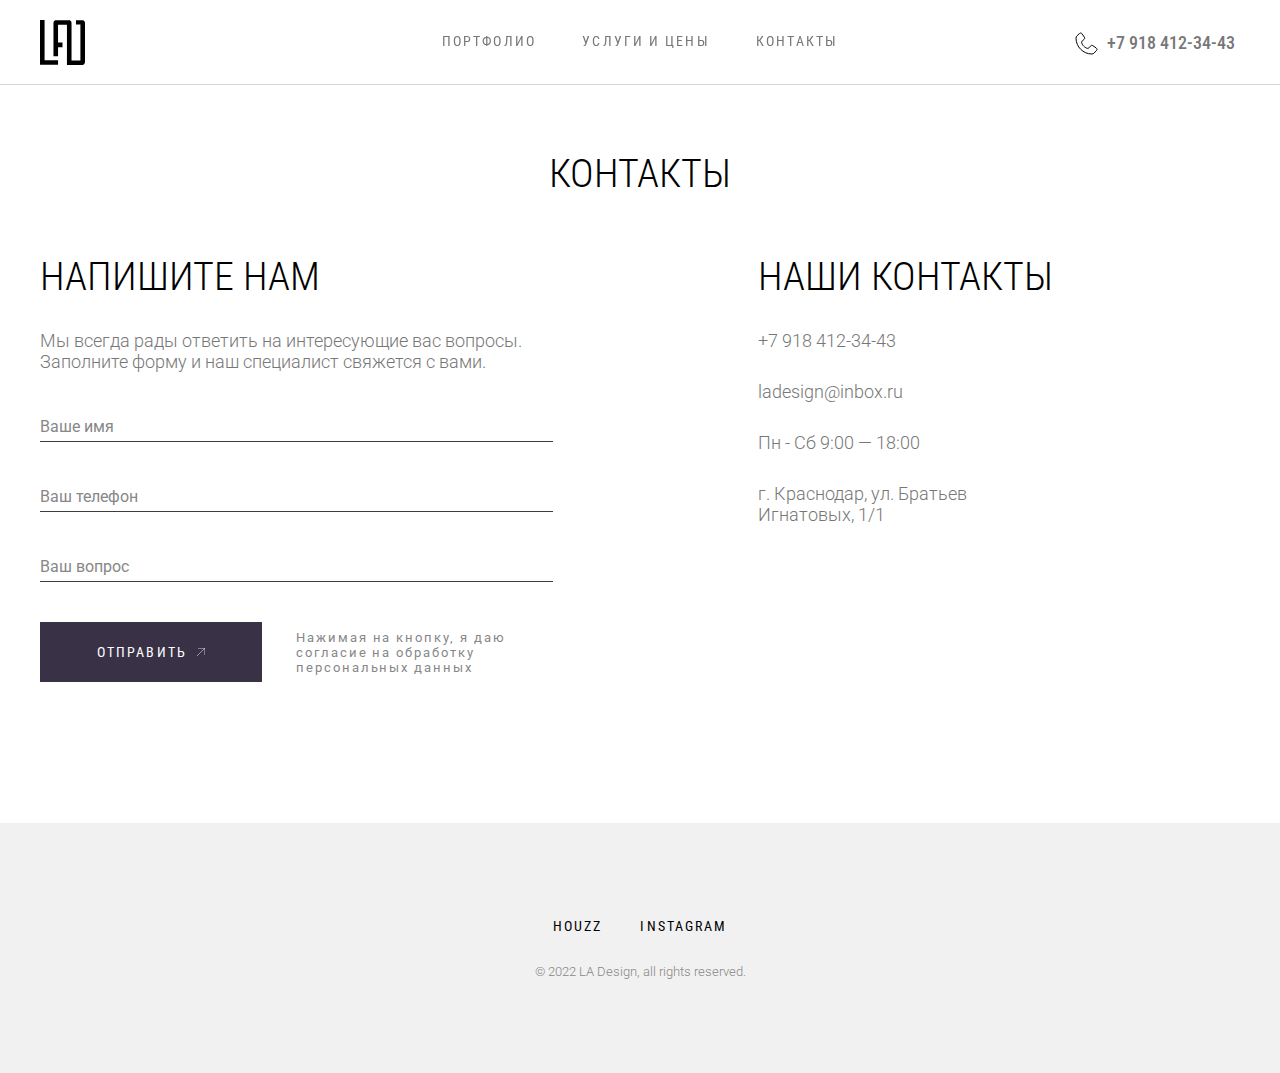
<file: contacts.html>
<!DOCTYPE html>
<html lang="ru">
    <head>
        <meta charset="UTF-8"> 
        <meta name="viewport" content="width=device-width, initial-scale=1.0">
        <link rel="stylesheet" href="css/style.css">
        <!-- <link rel="stylesheet"href="https://unpkg.com/swiper@7/swiper-bundle.min.css"/> -->
        <title>LADESIGN</title>
        <!-- <link rel="stylesheet" href="assets/fonts/stylesheet.css"> -->
         <link rel="preconnect" href="https://fonts.googleapis.com">
        <link rel="preconnect" href="https://fonts.gstatic.com" crossorigin>
        <link href="https://fonts.googleapis.com/css2?family=Roboto+Condensed:wght@300;400;700&amp;family=Roboto:wght@100;300;400;500;700&amp;display=swap" rel="stylesheet">
        <link
        rel="stylesheet"
        href="https://cdnjs.cloudflare.com/ajax/libs/animate.css/4.1.1/animate.min.css"
      />
      <link rel="icon" type="image/svg" href="images/logo.svg"/>
      <style>
        .request :nth-child(2){
          display: none !important;
        }

        .inputs input{
          outline: none;
          width: 51.3rem;
          height: 3rem;
          border:none;
          border-bottom: 1px solid #3D3D3D;
          font-family: 'Roboto';
          font-weight: 400;
          font-size: 1.6rem;
          margin-top: 4rem;
        }

        .inputs input::placeholder{
          font-family: 'Roboto';
          font-weight: 400;
          font-size: 1.6rem;
          margin-bottom: auto;
          color: #878787;
        }

        @media screen and (max-width:767px) and (min-width:320px){
          .inputs input{
            width: 29rem;
          }

          .accept{
            display: block;
          }

          .accept a{
            margin-left: 0;
          }

          .accept button{
            margin-bottom: 2rem;
          }
        }

      
      </style>
    </head>
    <body>
        <header class="scroll-header scroll" style="top:0 ;">
            <div class="container">
                <div class="logo">
                    <img src="images/logo.svg">
                </div>                
                <div class="menu condensed-regular condensed none" >
                    <a href="Portfolio.html">Портфолио</a>
                    <a href="price.html">услуги и цены</a>
                    <a href="contacts.html">контакты</a>
                </div>
                <div class="phone">
                    <div class="phone-ico">
                        <img src="images/icon_phon.svg">
                    </div>
                    <p class="condensed-light condensed">+7 918 412-34-43</p>
                </div>
                <div class="burger">
                    <img src="images/menu_burger.svg" style="display: block;">
                    <img src="images/closeIco.svg" style="display: none;">
                </div>
            </div>
        </header>
        <div class="container">
            <div class="portfolio">
                <p class="condensed">контакты</p>
              <div class="form">
                <div class="left">
                  <p class="condensed">Напишите нам</p>
                  <p class="description">Мы всегда рады ответить на интересующие  вас вопросы. Заполните форму и наш специалист свяжется с вами.</p>
                  <div class="inputs">
                    <input type="text" placeholder="Ваше имя">
                    <input type="text" placeholder="Ваш телефон">
                    <input type="text" placeholder="Ваш вопрос">
                </div>
                <div class="accept" style="margin-left: 0;">
                  <button>отправить <div class="arrow"><img src="images/reqestArrow.svg"></div></button>
                  <a href="#" style="height: auto;">Нажимая на кнопку, я даю согласие на обработку персональных данных</a>
              </div>
                </div>
                <div class="right">
                  <p class="condensed">Наши контакты</p>
                  <p class="description">+7 918 412-34-43</p>
                  <p class="description">ladesign@inbox.ru</p>
                  <p class="description">Пн - Сб 9:00 — 18:00</p>
                  <p class="description">г. Краснодар, ул. Братьев Игнатовых, 1/1</p>
                </div>
              </div>
              
                
            </div>
            <div class="request">
                <a class="condensed request__acivate" style="display: none;"> <p>оставить заявку на проект</p>  <div class="arrow"><img src="images/reqestArrow.svg"> <img src="images/requestHoverArrow.svg" class="bold"></div></a>
                <div class="request__menu" style="display: none;">
                    <div class="close__button">
                        <img src="images/icon_close.svg" >
                    </div>
                    <div class="send__request">
                    <p class="condensed no-tablet">оставЬТЕ СВОИ КОНТАКТЫ. мЫ СВЯЖЕМСЯ С ВАМИ И ОБСУДИМ ВАШ ПРОЕКТ</p>
                    <p class="condensed tablet">оставЬТЕ СВОИ КОНТАКТЫ. <br> мЫ СВЯЖЕМСЯ С ВАМИ <br>  И ОБСУДИМ ВАШ ПРОЕКТ</p>

                    <div class="inputs">
                        <input type="text" placeholder="Ваше имя">
                        <input type="text" placeholder="Ваш телефон">
                    </div>
                    <div class="accept">
                        <button>отправить <div class="arrow"><img src="images/reqestArrow.svg"></div></button>
                        <a href="#">Нажимая на кнопку, я даю согласие на обработку персональных данных</a>
                    </div>
                </div>
                </div>
                <div class="request__menu" style="display: none;">
                    <div class="close__button__accepted">
                        <img src="images/icon_close.svg" >
                    </div>
                    <div class="accept__request" style="display:inline-block !important;">
                        <div class="accept__ico"><img src="images/acceptIco.svg"></div>
                        <p class="condensed accept__header" style="display:block !important;">Ваша Заявка успешно отправлена</p>
                        <p class="accept__description">Спасибо, что обратились в нашу студию. Наш дизайнер с вами свяжется</p>
                        <div class="feedback">
                            <a href="#" class="condensed">houzz</a>
                            <a href="#" class="condensed" style="display: flex !important;">facebook</a>
                            <a href="#" class="condensed">vkontakte</a>
                            <a href="#" class="condensed">instagram</a>
                        </div>
                    </div>
                </div>
                
            </div>
        </div>
        <div class="footer">
            <div class="contacts">
                <div style="display:flex; justify-content: space-around;">
                    <a href="#" class="condensed">houzz</a>
                    <a href="#" class="condensed">instagram</a>
                </div>
                <p>© 2022 LA Design, all rights reserved.</p>
            </div>
        </div>
        <script src="js/script.js"></script>
        <script>
            
        </script>
    </body>
</html>
</file>
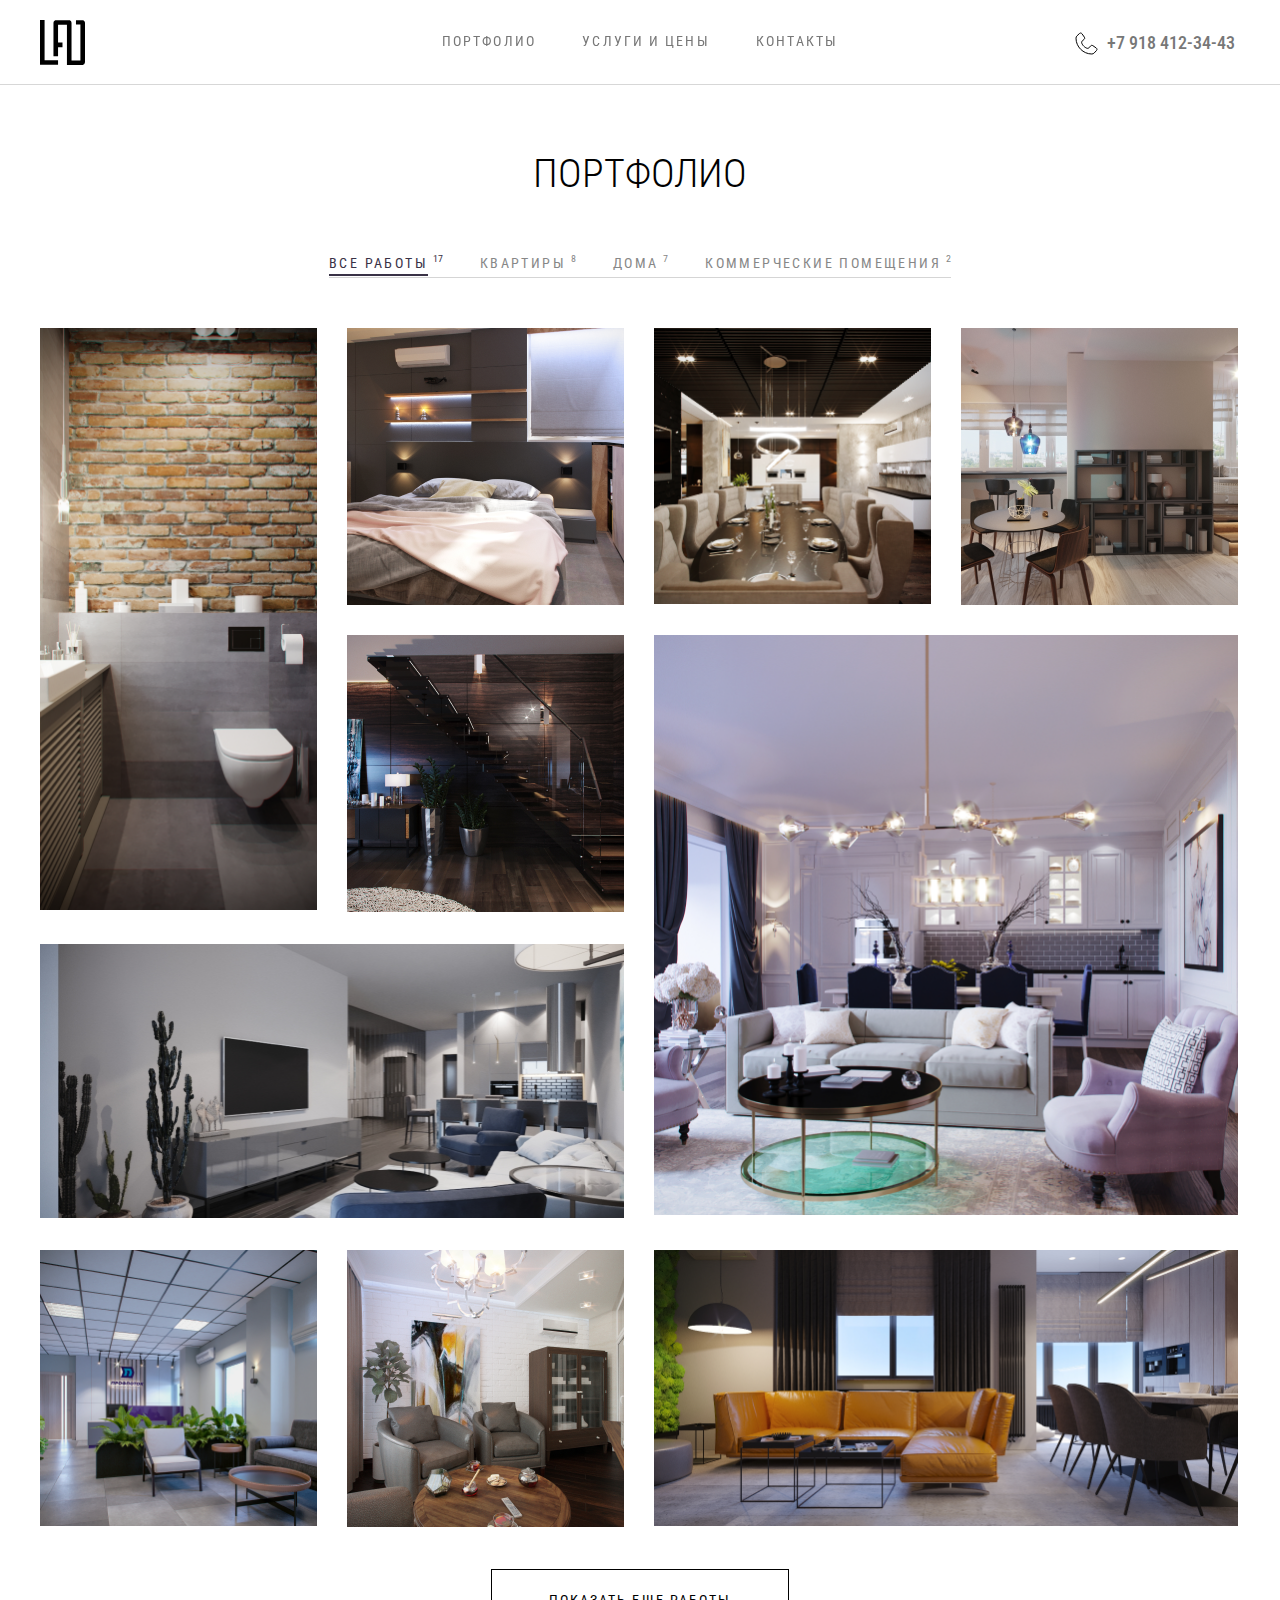
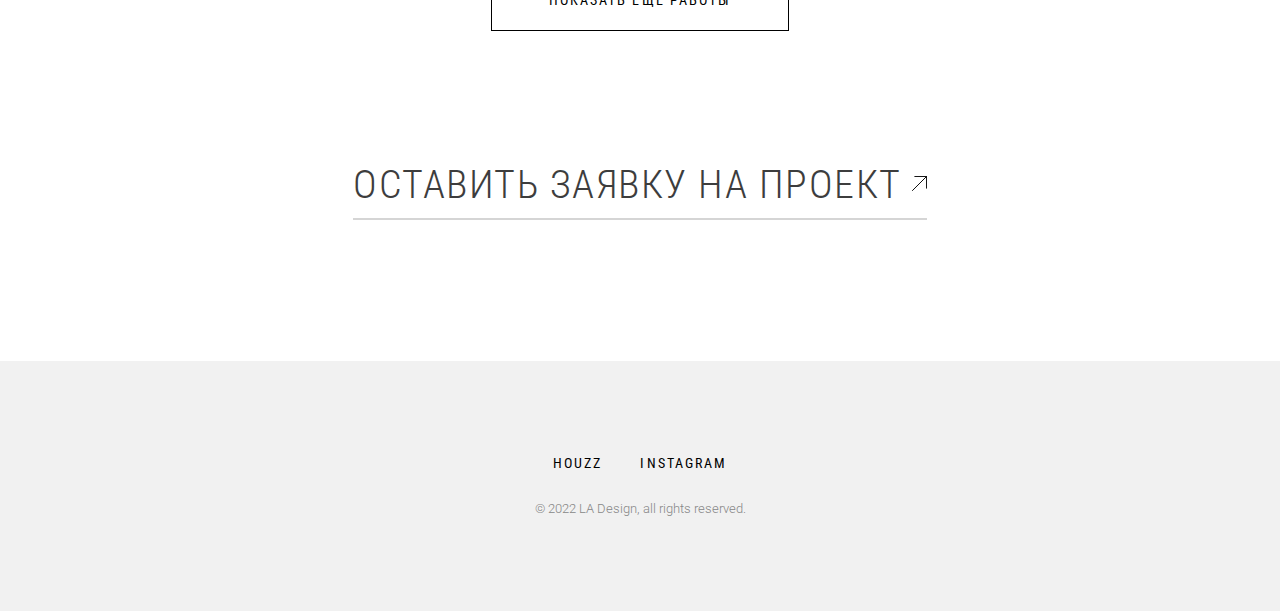
<file: Portfolio.html>
<!DOCTYPE html>
<html lang="ru">
    <head>
        <meta charset="UTF-8"> 
        <meta name="viewport" content="width=device-width, initial-scale=1.0">
        <link rel="stylesheet" href="css/style.css">
        <!-- <link rel="stylesheet"href="https://unpkg.com/swiper@7/swiper-bundle.min.css"/> -->
        <title>LADESIGN</title>
        <!-- <link rel="stylesheet" href="assets/fonts/stylesheet.css"> -->
         <link rel="preconnect" href="https://fonts.googleapis.com">
        <link rel="preconnect" href="https://fonts.gstatic.com" crossorigin>
        <link href="https://fonts.googleapis.com/css2?family=Roboto+Condensed:wght@300;400;700&amp;family=Roboto:wght@100;300;400;500;700&amp;display=swap" rel="stylesheet">
        <link
        rel="stylesheet"
        href="https://cdnjs.cloudflare.com/ajax/libs/animate.css/4.1.1/animate.min.css"
      />
      <link rel="icon" type="image/svg" href="images/logo.svg"/>

    </head>
    <body>
        <header class="scroll-header scroll" style="top:0 ;">
            <div class="container">
                <div class="logo">
                    <img src="images/logo.svg">
                </div>                
                <div class="menu condensed-regular condensed none" >
                    <a href="Portfolio.html">Портфолио</a>
                    <a href="price.html">услуги и цены</a>
                    <a href="contacts.html">контакты</a>
                </div>
                <div class="phone">
                    <div class="phone-ico">
                        <img src="images/icon_phon.svg">
                    </div>
                    <p class="condensed-light condensed">+7 918 412-34-43</p>
                </div>
                <div class="burger">
                    <img src="images/menu_burger.svg" style="display: block;">
                    <img src="images/closeIco.svg" style="display: none;">
                </div>
            </div>
        </header>
        <div class="container">
            <div class="portfolio">
                <p class="condensed">Портфолио</p>
                <div class="portfolio__menu">
                    <a class="portfolio__chose active"> <span>все работы</span><sup>17</sup></a>
                    <a class="portfolio__chose"><span>квартиры</span><sup>8</sup></a>
                    <a class="portfolio__chose"><span>дома</span><sup>7</sup></a>
                    <a class="portfolio__chose"><span>коммерческие помещения</span><sup>2</sup></a>
                </div>
                <div class="grid">
                    <div class="grid__item g1 kv"><div class="hover__block"><p class="condensed">loft кв <br>Unique collection</p></div><img src="images/Portfolio/1.png"></div>
                    <div class="grid__item g2 kv"><div class="hover__block"><p class="condensed">loft кв <br>Unique collection</p></div><img src="images/Portfolio/2.png"></div>
                    <div class="grid__item g3 kv"><div class="hover__block"><p class="condensed">loft кв<br>Unique collection</p></div><img src="images/Portfolio/3.png"></div>
                    <div class="grid__item g4 home"><div class="hover__block"><p class="condensed">loft дом<br>Unique collection</p></div><img src="images/Portfolio/4.png"></div>
                    <div class="grid__item g5 home"><div class="hover__block"><p class="condensed">loft дом<br>Unique collection</p></div><img src="images/Portfolio/5.png"></div>
                    <div class="grid__item g6 home"><div class="hover__block"><p class="condensed">loft дом<br>Unique collection</p></div><img src="images/Portfolio/6.png"></div>
                    <div class="grid__item g7 kv"><div class="hover__block"><p class="condensed">loft кв <br>Unique collection</p></div><img src="images/Portfolio/7.png"></div>
                    <div class="grid__item g8 com"><div class="hover__block"><p class="condensed">loft комер. <br>Unique collection</p></div><img src="images/Portfolio/8.png"></div>
                    <div class="grid__item g9 home"><div class="hover__block"><p class="condensed">loft дом<br>Unique collection</p></div><img src="images/Portfolio/9.png"></div>
                    <div class="grid__item g10 com"><div class="hover__block"><p class="condensed">loft комер <br>Unique collection</p></div><img src="images/Portfolio/10.png"></div>
                    <div class="grid__item g11 kv" style="display:none ;"><div class="hover__block"><p class="condensed">loft кв<br>Unique collection</p></div><img src="images/Portfolio/1.png"></div>
                    <div class="grid__item g12 kv" style="display:none ;"><div class="hover__block"><p class="condensed">loft кв<br>Unique collection</p></div><img src="images/Portfolio/2.png"></div>
                    <div class="grid__item g16 home" style="display:none ;"><div class="hover__block"><p class="condensed">loft дом<br>Unique collection</p></div><img src="images/Portfolio/6.png"></div>

                    <div class="grid__item g13 kv" style="display:none ;"><div class="hover__block"><p class="condensed">loft кв<br>Unique collection</p></div><img src="images/Portfolio/3.png"></div>
                    <div class="grid__item g14 home" style="display:none ;"><div class="hover__block"><p class="condensed">loft дом<br>Unique collection</p></div><img src="images/Portfolio/4.png"></div>
                    <div class="grid__item g15 home" style="display:none ;"><div class="hover__block"><p class="condensed">loft дом<br>Unique collection</p></div><img src="images/Portfolio/5.png"></div>
                    <div class="grid__item g17 kv" style="display:none ;"><div class="hover__block"><p class="condensed">loft кв<br>Unique collection</p></div><img src="images/Portfolio/7.png"></div>
                </div>
                <div class="more" style="display:block;">
                    <button class="condensed">
                    показать еще работы
                    </button>
                </div>
                
            </div>
            <div class="request">
                <a class="condensed request__acivate"> <p>оставить заявку на проект</p>  <div class="arrow"><img src="images/reqestArrow.svg"> <img src="images/requestHoverArrow.svg" class="bold"></div></a>
                <div class="request__menu" style="display: none;">
                    <div class="close__button">
                        <img src="images/icon_close.svg" >
                    </div>
                    <div class="send__request">
                    <p class="condensed no-tablet">оставЬТЕ СВОИ КОНТАКТЫ. мЫ СВЯЖЕМСЯ С ВАМИ И ОБСУДИМ ВАШ ПРОЕКТ</p>
                    <p class="condensed tablet">оставЬТЕ СВОИ КОНТАКТЫ. <br> мЫ СВЯЖЕМСЯ С ВАМИ <br>  И ОБСУДИМ ВАШ ПРОЕКТ</p>

                    <div class="inputs">
                        <input type="text" placeholder="Ваше имя">
                        <input type="text" placeholder="Ваш телефон">
                    </div>
                    <div class="accept">
                        <button>отправить <div class="arrow"><img src="images/reqestArrow.svg"></div></button>
                        <a href="#">Нажимая на кнопку, я даю согласие на обработку персональных данных</a>
                    </div>
                </div>
                </div>
                <div class="request__menu" style="display: none;">
                    <div class="close__button__accepted">
                        <img src="images/icon_close.svg" >
                    </div>
                    <div class="accept__request">
                        <div class="accept__ico"><img src="images/acceptIco.svg"></div>
                        <p class="condensed accept__header">Ваша Заявка успешно отправлена</p>
                        <p class="accept__description">Спасибо, что обратились в нашу студию. Наш дизайнер с вами свяжется</p>
                        <div class="feedback">
                            <a href="#" class="condensed">houzz</a>
                            <a href="#" class="condensed">facebook</a>
                            <a href="#" class="condensed">vkontakte</a>
                            <a href="#" class="condensed">instagram</a>
                        </div>
                    </div>
                </div>
                
            </div>
        </div>
        <div class="footer">
            <div class="contacts">
                <div style="display:flex; justify-content: space-around;">
                    <a href="#" class="condensed">houzz</a>
                    <a href="#" class="condensed">instagram</a>
                </div>
                <p>© 2022 LA Design, all rights reserved.</p>
            </div>
        </div>
        <script src="js/script.js"></script>
        <script>
          function toggleEl(el) {
            if (el.style.display !== 'none') {
              el.style.display = 'none';
          }
          else {
              el.style.display = 'block';
          }
        }

            for (let i = 0;i<4;i++){
  let buttonList = document.querySelectorAll('.portfolio__chose');
  buttonList[i].addEventListener('click',function(){
    for (let j = 0;j<4;j++){
      buttonList[j].classList.remove('active');
    }
    buttonList[i].classList.add('active');
  });
}

let more = document.querySelectorAll('.more')[0]
more.addEventListener('click',function(){
  for (let i = 10;i<17;i++){
    toggleEl(document.querySelectorAll('.grid__item')[i]);
    document.querySelectorAll('.grid__item')[i].classList.add('animate__animated');
    document.querySelectorAll('.grid__item')[i].classList.add('animate__fadeInUp');
  }
  more.style.display = 'none'
})

for(let i = 0;i<4;i++){
  document.querySelectorAll('.portfolio__chose')[i].addEventListener('click',function(){
    for(let j =  0;j<17;j++){
      document.querySelectorAll('.grid__item')[j].style.display = 'none';
    } 
    document.querySelectorAll('.more')[0].style.display = 'none';

    if (i === 0){
      for(let j =  0;j<17;j++){
          document.querySelectorAll('.grid__item')[j].style.display = 'block';
          console.log(i)

      }
        }else if(i===1){
      for(let j = 0;j<8;j++){
        document.querySelectorAll('.kv')[j].style.display = 'block'
        console.log(i)
      }
    }else if(i===2){
      console.log(i)

      for(let j = 0;j<7;j++) {
        document.querySelectorAll('.home')[j].style.display = 'block'
      }
    }else if(i===3){
      console.log(i)

      for(let j = 0;j<2;j++) {
        document.querySelectorAll('.com')[j].style.display = 'block'
        console.log(i);
      }
    }
  })
}
        </script>
    </body>
</html>
</file>
<file: css/style.css>
*, *::after, *::before {
  -webkit-box-sizing: border-box;
          box-sizing: border-box;
  margin: 0;
  padding: 0;
  font-size: 10px;
}

body {
  overflow-x: hidden;
}

img {
  width: 100%;
  height: 100%;
  -o-object-fit: contain;
     object-fit: contain;
}

a, a:active, a:focus {
  color: inherit;
  letter-spacing: 0.15em;
}

.roboto {
  font-family: "Roboto", sans-serif;
}

.condensed {
  font-family: "Roboto Condensed";
}

.main {
  color: #777777;
}

.bg {
  -webkit-filter: brightness(0.4);
          filter: brightness(0.4);
}

.text-input {
  color: #c1c1c1;
}

.light-bg {
  background-color: #d5d5d5;
}

.footer-color {
  background-color: #f7f7f7;
}

.botton {
  background-color: #393246;
}

header {
  -webkit-transition: background-color 0.4s;
  transition: background-color 0.4s;
  width: 100vw;
  height: 10.5rem;
  border-bottom: #d7d7d7 0.5px solid;
  position: absolute;
  z-index: 3;
}
header .container {
  display: -webkit-box;
  display: -ms-flexbox;
  display: flex;
  vertical-align: middle;
  height: inherit;
}
header .logo {
  width: 45px;
  display: inline-block;
  cursor: pointer;
}
header .menu {
  position: absolute;
  color: inherit;
  display: -webkit-box;
  display: -ms-flexbox;
  display: flex;
  height: -webkit-fit-content;
  height: -moz-fit-content;
  height: fit-content;
  margin: auto 0;
  width: 396px;
  -webkit-box-pack: justify;
      -ms-flex-pack: justify;
          justify-content: space-between;
  top: 50%;
  left: 50%;
  -webkit-transform: translate3d(-50%, -50%, 0px);
          transform: translate3d(-50%, -50%, 0px);
}
header .menu a {
  font-size: 1.4rem;
  text-decoration: none;
  text-transform: uppercase;
  font-weight: 400;
  -webkit-transition: 0.2s;
  transition: 0.2s;
  border-bottom: rgba(255, 255, 255, 0) 1px solid;
  padding-bottom: 1px;
}
header .menu a:hover {
  border-bottom: rgb(255, 255, 255) 1px solid;
}
header .phone {
  display: -webkit-box;
  display: -ms-flexbox;
  display: flex;
  height: -webkit-fit-content;
  height: -moz-fit-content;
  height: fit-content;
  margin: auto 0 auto auto;
}
header .phone .phone-ico {
  width: 30px;
  height: 30px;
}
header .phone p {
  color: inherit;
  margin: auto 0.5rem;
  font-size: 1.8rem;
  font-weight: 500;
}
header .burger {
  display: none;
  width: 4rem;
  height: 2rem;
}

.scroll-header {
  color: #fff;
}

.scroll {
  background-color: #fff;
  position: fixed !important;
  color: #777 !important;
  height: 8.5rem;
}
.scroll img {
  -webkit-filter: invert(1);
          filter: invert(1);
}
.scroll a:hover {
  border-bottom: #393246 1px solid !important;
}

.header__menu {
  height: 41.6666666667vw;
  display: inline-block;
  width: 100%;
}
.header__menu .header__menu-backgroung {
  width: 100%;
  position: absolute;
  z-index: 1;
}
.header__menu .header__name {
  position: relative;
  z-index: 2;
  color: #fff;
  text-transform: uppercase;
  width: -webkit-fit-content;
  width: -moz-fit-content;
  width: fit-content;
  height: -webkit-fit-content;
  height: -moz-fit-content;
  height: fit-content;
  top: 50%;
  margin: 0 auto;
  -webkit-transform: translateY(-50%);
          transform: translateY(-50%);
}
.header__menu .header__name .name {
  font-size: 14rem;
  height: -webkit-fit-content;
  height: -moz-fit-content;
  height: fit-content;
  width: -webkit-fit-content;
  width: -moz-fit-content;
  width: fit-content;
  margin: auto;
  line-height: 164px;
  letter-spacing: 0.08em;
  font-weight: 300;
}
.header__menu .header__name .description {
  font-size: 2rem;
  width: 63.2rem;
  text-align: center;
  line-height: 27px;
  letter-spacing: 0.12em;
  margin: 1rem auto;
  font-weight: 300;
}

.benefits {
  margin-top: 15rem;
}
.benefits .benefits-land {
  font-size: 4rem;
  text-transform: uppercase;
  font-weight: 300;
}
.benefits .blocks {
  display: -webkit-box;
  display: -ms-flexbox;
  display: flex;
  margin-top: 5rem;
}
.benefits .blocks .left .description {
  font-size: 1.8rem;
  font-weight: 300;
  width: 51.4rem;
  letter-spacing: 0;
  margin-bottom: 5rem;
}
.benefits .blocks .left .line {
  width: 51.3rem;
  background-color: #d5d5d5;
  height: 1px;
  margin: 2.5rem 0;
}
.benefits .blocks .left a {
  height: 3rem;
  cursor: pointer;
  text-decoration: none;
  display: -webkit-box;
  display: -ms-flexbox;
  display: flex;
}
.benefits .blocks .left a p {
  font-size: 2rem;
  text-transform: uppercase;
  font-weight: 300;
  height: -webkit-fit-content;
  height: -moz-fit-content;
  height: fit-content;
  margin: auto 0;
  color: #3d3d3d;
}
.benefits .blocks .left .arrow {
  width: 3.1rem;
  height: 3rem;
  margin: auto 0 auto auto;
  -webkit-transition: 0.2s;
  transition: 0.2s;
  background-repeat: no-repeat;
  background-image: url("/LAdesign/images/icon_arrow-noHnoA.svg");
}
.benefits .blocks .left a:hover .arrow {
  background-image: url("/LAdesign/images/icon_arrowHnoA.svg");
}
.benefits .blocks .left .arrow__active {
  width: 3.1rem;
  margin-left: auto;
  -webkit-transition: 0.2s;
  transition: 0.2s;
  background-image: url("/LAdesign/images/icon_arrownoHA.svg") !important;
}
.benefits .blocks .left a:hover .arrow__active {
  width: 3.1rem;
  background-image: url("/LAdesign/images/icon-arrowHA.svg") !important;
}
.benefits .blocks .left .info__block {
  margin-top: 2.5rem;
  font-size: 1.6rem;
  color: #777;
  width: 48.3rem;
  font-weight: 300;
}
.benefits .blocks .right {
  width: 58.5rem;
  margin-left: auto;
  height: -webkit-fit-content;
  height: -moz-fit-content;
  height: fit-content;
}
.benefits .blocks .right p {
  width: 38rem;
  height: 9rem;
  font-weight: 300;
  font-size: 3rem;
  text-transform: uppercase;
  color: #3D3D3D;
  letter-spacing: 0.08em;
}

.container {
  width: 1200px;
  margin: auto;
}

.price__list {
  margin-top: 15rem;
}
.price__list p {
  font-weight: 300;
  font-size: 3rem;
  text-transform: uppercase;
  color: #3D3D3D;
  width: 40rem;
  margin: auto;
  text-align: center;
  margin-bottom: 6rem;
}
.price__list .prices {
  display: -webkit-box;
  display: -ms-flexbox;
  display: flex;
  -webkit-box-pack: justify;
      -ms-flex-pack: justify;
          justify-content: space-between;
  -webkit-box-align: stretch;
      -ms-flex-align: stretch;
          align-items: stretch;
}
.price__list .prices .active .price__block {
  border: #393246 1px solid;
}
.price__list .prices .active button {
  background-color: #393246 !important;
  color: #fff !important;
}
.price__list .prices .active button .arrow {
  -webkit-filter: invert(1);
          filter: invert(1);
}
.price__list .prices .active button:hover {
  background-color: #4A415A !important;
}
.price__list .prices .price__block {
  width: 38rem;
  height: calc(100% - 6rem);
  border: 1px solid #D5D5D5;
  position: relative;
}
.price__list .prices .price__block .type {
  font-weight: 400;
  font-size: 30px;
  text-transform: uppercase;
  color: #3D3D3D;
  margin-top: 3.3rem;
  margin-bottom: 1.5rem;
  width: -webkit-fit-content;
  width: -moz-fit-content;
  width: fit-content;
}
.price__list .prices .price__block .coast {
  font-weight: 400;
  font-size: 25px;
  text-transform: uppercase;
  color: #878787;
  width: -webkit-fit-content;
  width: -moz-fit-content;
  width: fit-content;
  margin-bottom: 3rem;
}
.price__list .prices .price__block .line {
  width: 100%;
  height: 1px;
  background-color: #d5d5d5;
}
.price__list .prices .price__block .rec {
  position: absolute;
  font-weight: 400;
  font-size: 1.4rem;
  text-align: center;
  letter-spacing: 0.15em;
  text-transform: uppercase;
  color: #3D3D3D;
  background: #fff;
  padding: 0 1rem;
  width: -webkit-fit-content;
  width: -moz-fit-content;
  width: fit-content;
  left: 50%;
  -webkit-transform: translateX(-50%);
          transform: translateX(-50%);
  top: -0.9rem;
}
.price__list .prices button {
  display: -webkit-box;
  display: -ms-flexbox;
  display: flex;
  outline: none;
  border: 1px #393246 solid;
  padding: 2.2rem 14rem;
  font-family: "Roboto Condensed";
  font-weight: 400;
  font-size: 1.4rem;
  letter-spacing: 0.15em;
  text-transform: uppercase;
  color: #393246;
  width: 38rem;
  -webkit-transition: 0.2s;
  transition: 0.2s;
  cursor: pointer;
}
.price__list .prices button .arrow {
  width: 1rem;
  height: 1rem;
  margin-left: 1rem;
  margin-top: 0.3rem;
}
.price__list .prices button:hover {
  color: #fff;
  background-color: #393246;
}
.price__list .prices button:hover .arrow {
  -webkit-filter: invert(1);
          filter: invert(1);
}
.price__list .prices .options {
  margin-left: 3rem;
  margin-top: 3rem;
}
.price__list .prices .options p {
  width: -webkit-fit-content;
  width: -moz-fit-content;
  width: fit-content;
  font-family: "Roboto";
  font-weight: 300;
  font-size: 1.6rem;
  color: #777777;
  text-align: left;
  margin: 0;
  margin-bottom: 1.5rem;
  text-transform: none;
}
.price__list .show {
  display: -webkit-box;
  display: -ms-flexbox;
  display: flex;
  margin: auto;
  margin-top: 5rem;
  width: -webkit-fit-content;
  width: -moz-fit-content;
  width: fit-content;
  cursor: pointer;
}
.price__list .show p {
  font-weight: 400;
  font-size: 1.4rem;
  letter-spacing: 0.15em;
  text-transform: uppercase;
  color: #3D3D3D;
  width: -webkit-fit-content;
  width: -moz-fit-content;
  width: fit-content;
  height: -webkit-fit-content;
  height: -moz-fit-content;
  height: fit-content;
  margin: auto 0;
}
.price__list .show .open__arrow {
  width: 3rem;
  height: 3rem;
  margin-left: 1rem;
  background-image: url("/LAdesign/images/icon_down.svg");
  -webkit-transition: 0.2s;
  transition: 0.2s;
}
.price__list .show:hover .open__arrow {
  background-image: url("/LAdesign/images/icon_down_hover.svg");
}
.price__list .rotate {
  -webkit-transform: rotate(180deg);
          transform: rotate(180deg);
}

.projects {
  width: 100%;
  margin: auto;
  margin-top: 15rem;
}
.projects p {
  font-weight: 300;
  font-size: 30px;
  line-height: 45px;
  text-transform: uppercase;
  color: #3D3D3D;
  width: -webkit-fit-content;
  width: -moz-fit-content;
  width: fit-content;
  margin: auto;
}
.projects .swiper {
  width: inherit;
  height: 29rem;
  margin-top: 5rem;
}
.projects .swiper .swiper-scrollbar {
  top: 28rem;
  left: 25% !important;
  width: 50% !important;
}
.projects .swiper .swiper-scrollbar-drag {
  background-color: #393246;
  height: 3px;
}
.projects .swiper .swiper-button-prev {
  width: 4rem !important;
  height: 4rem !important;
  -webkit-transform: rotate(180deg);
          transform: rotate(180deg);
  background: url("/LAdesign/images/sliderArrow.svg") no-repeat !important;
}
.projects .swiper .swiper-button-next {
  width: 4rem !important;
  height: 4rem !important;
  background: url("/LAdesign/images/sliderArrow.svg") no-repeat !important;
}
.projects .swiper .swiper-button-prev:after, .projects .swiper .swiper-rtl .swiper-button-next:after, .projects .swiper .swiper-button-next:after, .projects .swiper .swiper-rtl .swiper-button-prev:after {
  content: "" !important;
}
.projects .swiper-slide {
  width: 27.8rem !important;
  height: 27rem !important;
}

.portfolio .form {
  display: -webkit-box;
  display: -ms-flexbox;
  display: flex;
}
.portfolio .form .left {
  width: 51.3rem;
}
.portfolio .form .left p {
  margin: 0;
}
.portfolio .form .left .description {
  font-family: "Roboto";
  font-weight: 300;
  font-size: 1.8rem;
  color: #777777;
  text-transform: unset;
  margin-top: 3rem;
}
.portfolio .form .right {
  width: 30.5rem;
  margin-left: 20.5rem;
}
.portfolio .form .right p {
  margin: 0;
}
.portfolio .form .right .description {
  font-family: "Roboto";
  font-weight: 300;
  font-size: 1.8rem;
  color: #777777;
  text-transform: unset;
  margin-top: 3rem;
}
.portfolio p {
  text-transform: uppercase;
  font-weight: 300;
  font-size: 4rem;
  width: -webkit-fit-content;
  width: -moz-fit-content;
  width: fit-content;
  margin: auto;
  margin-top: 15rem;
  margin-bottom: 5.6rem;
}
.portfolio .portfolio__menu {
  margin: auto;
  width: 62.2rem;
  height: 2.5rem;
  margin-bottom: 5rem;
  display: -webkit-box;
  display: -ms-flexbox;
  display: flex;
  -webkit-box-pack: justify;
      -ms-flex-pack: justify;
          justify-content: space-between;
  border-bottom: #D5D5D5 solid 0.1rem;
}
.portfolio .portfolio__menu .active {
  color: #393246 !important;
}
.portfolio .portfolio__menu .active span {
  border-bottom: #393246 solid 0.2rem;
  padding-bottom: 0.3rem;
}
.portfolio .portfolio__menu a {
  text-transform: uppercase;
  color: #878787;
  text-decoration: none;
  font-family: "Roboto Condensed";
  font-weight: 400;
  font-size: 1.6rem;
  cursor: pointer;
}
.portfolio .portfolio__menu a sup {
  letter-spacing: 0;
  margin-left: 0.5rem;
}
.portfolio .portfolio__menu a span {
  font-family: "Roboto Condensed";
  font-weight: 400;
  font-size: 1.4rem;
}
.portfolio .grid {
  display: -ms-grid;
  display: grid;
  grid-auto-flow: row dense;
  -ms-grid-rows: 27.7rem;
  -ms-grid-columns: 27.7rem 3rem 27.7rem 3rem 27.7rem 3rem 27.7rem;
      grid-template: repeat(1, 27.7rem)/repeat(4, 27.7rem);
  gap: 3rem;
}
.portfolio .grid .grid__item:hover .hover__block {
  bottom: 0;
}
.portfolio .grid .grid__item:hover p {
  opacity: 1;
  top: 50%;
  -webkit-transform: translateY(-50%);
          transform: translateY(-50%);
}
.portfolio .grid .grid__item {
  height: -webkit-fit-content;
  height: -moz-fit-content;
  height: fit-content;
  position: relative;
  cursor: pointer;
  -webkit-transition: 0.2s;
  transition: 0.2s;
}
.portfolio .grid .hover__block {
  background-color: rgba(0, 0, 0, 0.5);
  -webkit-transition: 0.3s;
  transition: 0.3s;
  color: #fff;
  position: absolute;
  z-index: 2;
  top: 0;
  right: 0;
  bottom: 100%;
  left: 0;
}
.portfolio .grid .hover__block p {
  width: -webkit-fit-content;
  width: -moz-fit-content;
  width: fit-content;
  height: -webkit-fit-content;
  height: -moz-fit-content;
  height: fit-content;
  margin: auto;
  position: relative;
  opacity: 0;
  -webkit-transition: 0.4s;
  transition: 0.4s;
  top: 0%;
  font-size: 2rem;
  font-weight: 300;
  text-align: center;
  line-height: 3rem;
}
.portfolio .grid .g1 {
  -ms-grid-row-span: 2;
  grid-row: span 2;
}
.portfolio .grid .g6 {
  -ms-grid-column-span: 2;
  grid-column: span 2;
  -ms-grid-row-span: 2;
  grid-row: span 2;
}
.portfolio .grid .g7 {
  -ms-grid-column-span: 2;
  grid-column: span 2;
}
.portfolio .grid .g10 {
  -ms-grid-column-span: 2;
  grid-column: span 2;
}
.portfolio .grid .g11 {
  -ms-grid-row-span: 2;
  grid-row: span 2;
}
.portfolio .grid .g16 {
  -ms-grid-column-span: 2;
  grid-column: span 2;
  -ms-grid-row-span: 2;
  grid-row: span 2;
}
.portfolio .grid .g17 {
  -ms-grid-column-span: 2;
  grid-column: span 2;
}
.portfolio .more {
  width: -webkit-fit-content;
  width: -moz-fit-content;
  width: fit-content;
  margin: auto;
  margin-top: 4rem;
  cursor: pointer;
}
.portfolio .more button {
  outline: none;
  border: #000000 solid 1px;
  padding: 22px 57px;
  text-transform: uppercase;
  text-align: center;
  font-size: 1.4rem;
  cursor: pointer;
  letter-spacing: 0.15em;
  background-color: white;
  -webkit-transition: 0.2s;
  transition: 0.2s;
}
.portfolio .more button:hover {
  color: #fff;
  background-color: #393246;
}
.portfolio .more button:active {
  background-color: #4A415A;
}

.accept {
  margin-left: 5rem;
  margin-top: 4rem;
  display: -webkit-box;
  display: -ms-flexbox;
  display: flex;
}
.accept button {
  font-family: "Roboto Condensed";
  font-weight: 400;
  font-size: 1.4rem;
  letter-spacing: 0.15em;
  text-transform: uppercase;
  color: #FFFFFF;
  padding: 2.2rem 5.7rem;
  background-color: #393246;
  display: -webkit-box;
  display: -ms-flexbox;
  display: flex;
  cursor: pointer;
  -webkit-transition: 0.2s;
  transition: 0.2s;
  border: none;
}
.accept button .arrow {
  -webkit-filter: invert(1);
          filter: invert(1);
  width: 0.8rem;
  height: 0.8rem;
  margin-top: 0.3rem;
  margin-left: 1rem;
}
.accept button:hover {
  background-color: #4A415A;
}
.accept button:active {
  background-color: #63557C;
}
.accept a {
  font-family: "Roboto";
  font-weight: 400;
  font-size: 1.3rem;
  color: #878787;
  -webkit-text-decoration: dashed;
          text-decoration: dashed;
  border: none;
  width: 30.9rem;
  height: 3rem;
  margin: auto;
  margin-left: 3.4rem;
}

.request {
  width: -webkit-fit-content;
  width: -moz-fit-content;
  width: fit-content;
  margin: auto;
  margin-top: 13rem;
  margin-bottom: 14.1rem;
}
.request a {
  border-bottom: #D5D5D5 solid 2px;
  display: -webkit-box;
  display: -ms-flexbox;
  display: flex;
  padding-bottom: 1rem;
  cursor: pointer;
  -webkit-transition: 0.2s;
  transition: 0.2s;
  text-decoration: none;
}
.request a p {
  font-size: 4rem;
  color: #3D3D3D;
  font-weight: 300;
  text-transform: uppercase;
}
.request a .arrow {
  width: 1.5rem;
  height: 1.5rem;
  margin-bottom: auto;
  margin-left: 1rem;
  margin-top: 1.5rem;
  -webkit-transition: 0.2s;
  transition: 0.2s;
  position: relative;
}
.request a .arrow img {
  position: absolute;
}
.request a .arrow .bold {
  opacity: 0;
  -webkit-transition: 0.2s;
  transition: 0.2s;
}
.request a:hover .arrow {
  margin-top: 1rem;
}
.request a:hover {
  border-bottom: #393246 solid 2px;
}
.request a:hover .bold {
  opacity: 1;
}
.request .request__menu {
  position: fixed;
  top: 0;
  left: 0;
  right: 0;
  bottom: 0;
  background-color: rgba(0, 0, 0, 0.4);
  z-index: 5;
}
.request .close__button {
  width: 3rem;
  cursor: pointer;
  height: 3rem;
  margin-left: calc(50vw + 40rem - 3rem);
  margin-top: calc(50vh - 18rem - 3rem);
}
.request .send__request {
  background: #fff;
  width: 80rem;
  height: 36rem;
  display: inline-block;
  position: relative;
  margin-top: 0.5rem;
  -webkit-transform: translate(-50%, 0);
          transform: translate(-50%, 0);
  margin-left: 50vw;
}
.request .send__request p {
  width: 68.4rem;
  margin-left: 5rem;
  margin-top: 5rem;
  font-weight: 300;
  font-size: 3rem;
  letter-spacing: 0.08em;
  text-transform: uppercase;
  color: #3D3D3D;
}
.request .send__request .inputs {
  width: 70rem;
  display: -webkit-box;
  display: -ms-flexbox;
  display: flex;
  margin-left: 5rem;
  margin-top: 4rem;
  -webkit-box-pack: justify;
      -ms-flex-pack: justify;
          justify-content: space-between;
}
.request .send__request .inputs input {
  outline: none;
  width: 33.5rem;
  height: 3rem;
  border: none;
  border-bottom: 1px solid #3D3D3D;
  font-family: "Roboto";
  font-weight: 400;
  font-size: 1.6rem;
  margin-bottom: auto;
  margin-right: 3rem;
}
.request .send__request .inputs input::-webkit-input-placeholder {
  font-family: "Roboto";
  font-weight: 400;
  font-size: 1.6rem;
  margin-bottom: auto;
  color: #878787;
}
.request .send__request .inputs input::-moz-placeholder {
  font-family: "Roboto";
  font-weight: 400;
  font-size: 1.6rem;
  margin-bottom: auto;
  color: #878787;
}
.request .send__request .inputs input:-ms-input-placeholder {
  font-family: "Roboto";
  font-weight: 400;
  font-size: 1.6rem;
  margin-bottom: auto;
  color: #878787;
}
.request .send__request .inputs input::-ms-input-placeholder {
  font-family: "Roboto";
  font-weight: 400;
  font-size: 1.6rem;
  margin-bottom: auto;
  color: #878787;
}
.request .send__request .inputs input::placeholder {
  font-family: "Roboto";
  font-weight: 400;
  font-size: 1.6rem;
  margin-bottom: auto;
  color: #878787;
}
.request .close__button__accepted {
  width: 3rem;
  cursor: pointer;
  height: 3rem;
  margin-left: calc(50vw + 30rem - 3rem);
  margin-top: calc(50vh - 18rem - 3rem);
}
.request .accept__request {
  margin-top: 0.5rem;
  width: 60rem;
  height: 40rem;
  background-color: #fff;
  display: inline-block;
  margin-left: 50vw;
  -webkit-transform: translateX(-50%);
          transform: translateX(-50%);
}
.request .accept__request .accept__ico {
  width: 5.5rem;
  height: 5.6rem;
  margin: auto;
  margin-top: 5.3rem;
}
.request .accept__request .accept__header {
  font-weight: 300;
  font-size: 3rem;
  text-transform: uppercase;
  color: #3D3D3D;
  width: 39rem;
  height: 9rem;
  margin: auto;
  margin-top: 3rem;
  text-align: center;
}
.request .accept__request .accept__description {
  font-family: "Roboto";
  font-weight: 300;
  font-size: 1.6rem;
  text-align: center;
  color: #777777;
  width: 32.1rem;
  height: 4.8rem;
  margin: auto;
  margin-top: 2rem;
}
.request .accept__request .feedback {
  display: -webkit-box;
  display: -ms-flexbox;
  display: flex;
  -webkit-box-pack: justify;
      -ms-flex-pack: justify;
          justify-content: space-between;
  width: 38.7rem;
  height: 1.6rem;
  margin: auto;
  margin-top: 4rem;
}
.request .accept__request .feedback a {
  font-weight: 400;
  font-size: 1.4rem;
  letter-spacing: 0.15em;
  text-transform: uppercase;
  color: #878787;
  border: none;
}

.tablet {
  display: none;
}

.no-tablet {
  display: block;
}

.footer {
  width: 100%;
  height: 25rem;
  background: #f1f1f1;
  display: -webkit-inline-box;
  display: -ms-inline-flexbox;
  display: inline-flex;
}
.footer .contacts {
  width: 21.3rem;
  height: 6.1rem;
  margin: auto;
}
.footer .contacts a {
  text-transform: uppercase;
  text-decoration: none;
  font-weight: 400;
  font-size: 1.4rem;
}
.footer .contacts p {
  font-family: "Roboto";
  font-weight: 300;
  font-size: 1.3rem;
  text-align: center;
  color: #878787;
  margin-top: 3rem;
}

@media screen and (max-width: 1250px) {
  .container {
    width: 96rem;
  }

  .projects {
    width: 93rem;
  }

  .price__list .prices {
    display: block;
  }
  .price__list .prices .wrap {
    margin: auto;
    margin-bottom: 3rem;
    width: -webkit-fit-content;
    width: -moz-fit-content;
    width: fit-content;
  }

  .projects .swiper-slide {
    width: 29rem !important;
    height: 27rem !important;
  }

  .portfolio .grid {
    -ms-grid-rows: (21rem)[1];
    -ms-grid-columns: (21rem)[4];
        grid-template: repeat(1, 21rem)/repeat(4, 21rem);
    width: -webkit-fit-content;
    width: -moz-fit-content;
    width: fit-content;
    margin: auto;
  }

  .benefits .blocks .left .description, .benefits .blocks .left .line, .benefits .blocks .left a, .benefits .blocks .left .info__block {
    width: 44rem;
  }

  .benefits .blocks .right {
    width: 45rem;
  }

  .header__menu {
    height: 60rem;
  }

  .header__menu .header__menu-backgroung img {
    -o-object-fit: cover;
       object-fit: cover;
  }

  .header__menu .header__menu-backgroung {
    height: inherit;
  }
}
@media screen and (max-width: 1023px) {
  .container {
    width: 67.8rem;
  }

  .portfolio .form {
    display: block;
  }

  .portfolio .form .right {
    width: 47.5rem;
    margin-left: 0;
    margin-top: 7rem;
  }

  .swiper-button-next, .swiper-button-prev {
    display: none !important;
  }

  .fixed {
    position: fixed !important;
  }

  .projects {
    width: 67.8rem;
  }

  .projects .swiper-slide {
    width: 32.4rem !important;
    height: 32.4rem !important;
  }

  .no-filter {
    -webkit-filter: invert(0) !important;
            filter: invert(0) !important;
    color: #fff !important;
  }

  header .container .none {
    display: none;
  }

  header .menu {
    display: -ms-grid;
    display: grid;
    background-color: #000000;
    width: 101vw;
    height: 101vh;
    top: 50vh;
    left: calc(50vw - 1px);
    -webkit-box-pack: center;
        -ms-flex-pack: center;
            justify-content: center;
    -ms-grid-rows: 2.5rem 2rem 2.5rem 2rem 2.5rem;
    grid-template-rows: repeat(3, 2.5rem);
    gap: 2rem;
    position: fixed;
  }
  header .menu a {
    text-align: center;
    margin-top: 30vh;
    -webkit-transform: translateY(-50%);
            transform: translateY(-50%);
    color: #fff !important;
    font-size: 2rem;
  }
  header .menu a:hover {
    border: #000;
  }

  header .logo {
    position: relative;
    z-index: 1;
  }

  header .burger {
    display: block;
    margin: auto 0 auto 10%;
    cursor: pointer;
    position: relative;
    z-index: 1;
  }

  header .phone {
    display: -webkit-box;
    display: -ms-flexbox;
    display: flex;
    position: relative;
    z-index: 1;
  }

  .benefits .blocks {
    display: block;
  }

  .benefits .blocks .left .description, .benefits .blocks .left .line, .benefits .blocks .left a, .benefits .blocks .left .info__block {
    width: 100%;
  }

  .benefits .blocks .right {
    width: 100%;
  }

  .portfolio .grid {
    -ms-grid-rows: (32.2rem)[1];
    -ms-grid-columns: (32.2rem)[2];
        grid-template: repeat(1, 32.2rem)/repeat(2, 32.2rem);
    width: -webkit-fit-content;
    width: -moz-fit-content;
    width: fit-content;
    margin: auto;
  }

  .request .send__request {
    width: 60rem;
  }

  .request .send__request .inputs {
    width: 50rem;
  }

  .request .send__request .inputs input {
    width: 23.5rem;
    height: 3rem;
  }

  .request .send__request .accept a {
    width: 23.8rem;
    padding: 0;
    height: -webkit-fit-content;
    height: -moz-fit-content;
    height: fit-content;
  }

  .request .send__request p {
    width: 50rem;
  }

  .tablet {
    display: block;
  }

  .no-tablet {
    display: none;
  }

  .request .close__button {
    margin-left: calc(50vw + 30rem - 3rem);
  }
}
@media screen and (max-width: 767px) and (min-width: 320px) {
  .container {
    width: 29rem;
  }

  .benefits .blocks .left {
    width: 29rem !important;
  }

  .benefits .blocks .left .info__block {
    width: inherit !important;
  }

  .benefits .blocks .left .arrow {
    width: 3.4rem;
  }

  .scroll {
    height: 7rem;
  }

  .portfolio .form .right {
    width: 24.1rem;
    margin-left: 0;
    margin-top: 7rem;
  }

  .portfolio .form .left {
    width: 29rem;
  }

  .projects .swiper-slide {
    width: 29rem !important;
    height: 29rem !important;
  }

  .portfolio .grid {
    -ms-grid-rows: (29rem)[1];
    -ms-grid-columns: (29rem)[1];
        grid-template: repeat(1, 29rem)/repeat(1, 29rem);
    width: -webkit-fit-content;
    width: -moz-fit-content;
    width: fit-content;
    margin: auto;
  }

  .portfolio .grid {
    gap: 0;
    grid-row-gap: 3rem;
    grid-column-gap: 0;
  }

  .portfolio .grid .g6 {
    -ms-grid-column-span: 1;
    grid-column: span 1;
    grid-row: 0;
  }

  .portfolio .grid .g16 {
    -ms-grid-column-span: 1;
    grid-column: span 1;
    grid-row: 0;
  }

  .portfolio .grid .g7 {
    -ms-grid-column-span: 1;
    grid-column: span 1;
    height: 29rem !important;
  }
  .portfolio .grid .g7 img {
    -o-object-fit: cover;
       object-fit: cover;
  }

  .portfolio .grid .g10 {
    -ms-grid-column-span: 1;
    grid-column: span 1;
    height: 29rem !important;
  }
  .portfolio .grid .g10 img {
    -o-object-fit: cover;
       object-fit: cover;
  }

  .portfolio .grid .g17 {
    -ms-grid-column-span: 1;
    grid-column: span 1;
    height: 29rem !important;
  }
  .portfolio .grid .g17 img {
    -o-object-fit: cover;
       object-fit: cover;
  }

  .portfolio .more button {
    padding: 22px 51px;
  }

  .request a p {
    font-size: 1.6rem;
  }

  .grid__item {
    width: 29rem;
  }

  .benefits .blocks .left a p {
    font-size: 1.6rem;
  }

  .header__menu .header__name .name {
    font-size: 6rem;
  }

  .header__menu {
    height: 48rem;
  }

  .header__menu .header__name .description {
    font-size: 1.6rem;
    width: 28.5rem;
  }

  .portfolio .portfolio__menu {
    width: -webkit-fit-content;
    width: -moz-fit-content;
    width: fit-content;
    display: -ms-grid;
    display: grid;
    border: none;
    height: 13rem;
  }

  .benefits .benefits-land {
    font-size: 3rem;
  }

  .request a .arrow {
    margin-top: 0.5rem;
    width: 1.2rem;
    height: 1.2rem;
  }

  header .logo {
    width: 3rem;
  }

  .benefits .blocks .left a:hover .arrow__active {
    width: 3.4rem;
  }

  .portfolio .portfolio__menu a {
    height: 3rem;
    text-align: center;
    width: -webkit-fit-content;
    width: -moz-fit-content;
    width: fit-content;
    margin: auto;
  }

  .request .send__request {
    width: 29rem;
    height: 41.8rem;
  }

  .request .send__request p {
    width: 26.4rem;
    font-size: 20px;
    margin-left: 1.5rem;
    margin-top: 1.5rem;
  }

  .tablet {
    display: none;
  }

  .no-tablet {
    display: block;
  }

  .request .send__request .inputs {
    display: block;
    margin-left: 1.5rem;
    width: 26.3rem;
    margin-top: -1rem;
  }
  .request .send__request .inputs input {
    margin-top: 4rem;
    width: 26.3rem;
  }

  .request .send__request .accept {
    margin-top: 2rem;
    margin-left: 1.5rem;
    display: block;
  }
  .request .send__request .accept button {
    padding: 2.2rem 7.5rem;
    width: -webkit-fit-content;
    width: -moz-fit-content;
    width: fit-content;
  }

  .request .send__request .accept a {
    font-family: "Roboto";
    font-weight: 400;
    font-size: 13px;
    -webkit-box-align: center;
        -ms-flex-align: center;
            align-items: center;
    margin-left: 0;
    width: 238px;
    margin-top: 2rem;
  }

  .request .close__button {
    margin-left: calc(50vw + 14.5rem - 3rem);
    margin-top: calc(50vh - 20rem - 3rem);
  }

  .request .accept__request .accept__header {
    width: 23.8rem;
    font-size: 20px;
    margin-top: 2.6rem;
    height: -webkit-fit-content;
    height: -moz-fit-content;
    height: fit-content;
  }

  .request .accept__request .accept__description {
    width: 22.5rem;
    font-size: 1.6rem;
    margin-top: 1.5rem;
    height: -webkit-fit-content;
    height: -moz-fit-content;
    height: fit-content;
  }

  .request .accept__request {
    width: 26rem;
  }

  .request .accept__request .feedback {
    display: block;
    width: 100%;
    height: -webkit-fit-content;
    height: -moz-fit-content;
    height: fit-content;
    margin-top: 2rem;
  }
  .request .accept__request .feedback a {
    -webkit-box-pack: center;
        -ms-flex-pack: center;
            justify-content: center;
  }

  .request .close__button__accepted {
    margin-left: calc(50vw + 13rem - 3rem);
    margin-top: calc(50vh - 18rem - 3rem);
  }

  header {
    height: 7rem;
  }

  .projects {
    width: inherit;
  }

  .price__list .prices .price__block {
    width: 29rem;
  }

  .price__list .prices button {
    width: auto;
    padding: 2.2rem 9.5rem;
    max-width: 29rem;
  }

  .price__list p {
    width: 252px;
    font-size: 20px;
  }
}
</file>
<file: assets/fonts/stylesheet.css>
@font-face {
    font-family: 'Roboto Condensed Light';
    src: url('RobotoCondensed-Light.ttf');
    src: local('RobotoCondensed-Light.ttf'), local('RobotoCondensed-Light.ttf'),
        url('RobotoCondensed-Light.ttf') format('truetype');
    font-weight: normal;
    font-style: normal;
}

@font-face {
    font-family: 'Roboto Condensed Regural';
    src: url('RobotoCondensed-Regular.ttf');
    src: local('RobotoCondensed-Regular.ttf'), local('RobotoCondensed-Regular.ttf'),
        url('RobotoCondensed-Regular.ttf') format('truetype');
    font-weight: normal;
    font-style: normal;
}

@font-face {
    font-family: 'Roboto Condensed Bold';
    src: url('RobotoCondensed-Bold.ttf');
    src: local('RobotoCondensed-Bold.ttf'), local('RobotoCondensed-Bold.ttf'),
        url('RobotoCondensed-Bold.ttf') format('truetype');
    font-weight: normal;
    font-style: normal;
}
</file>
